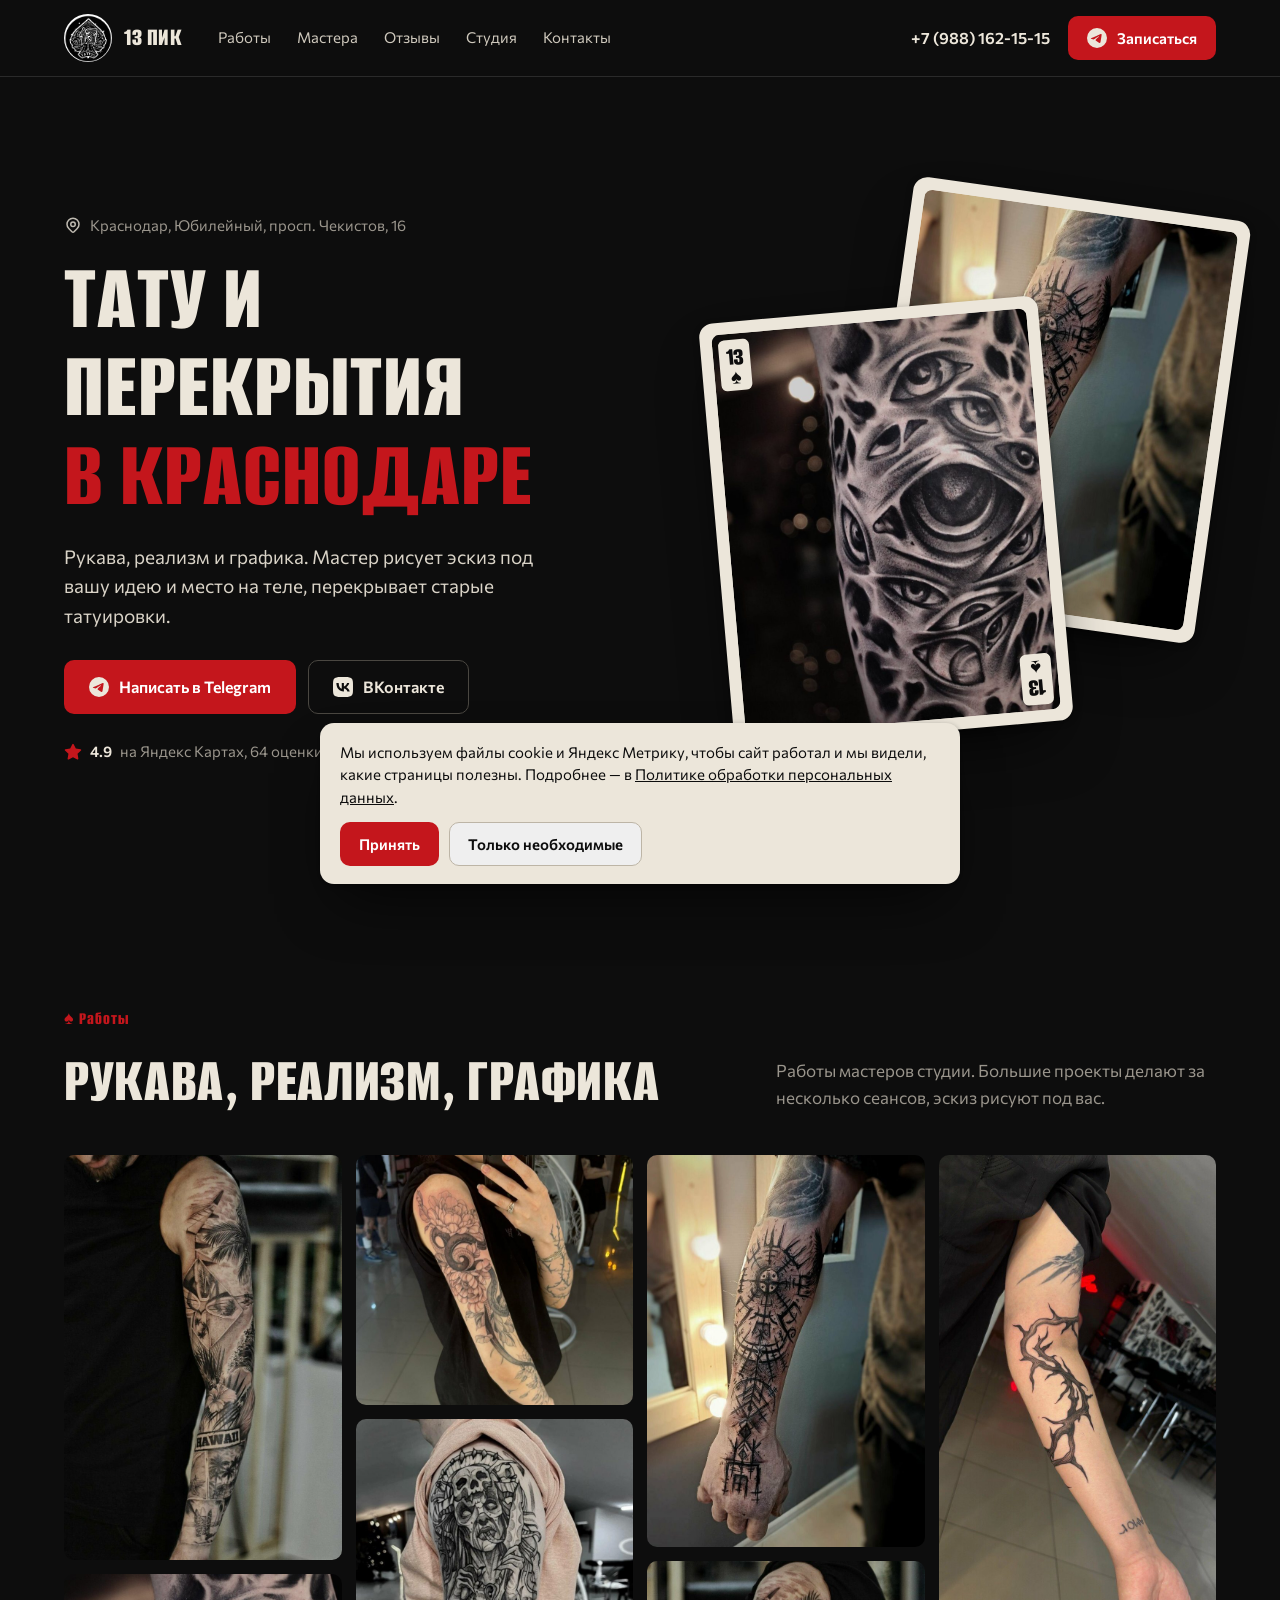
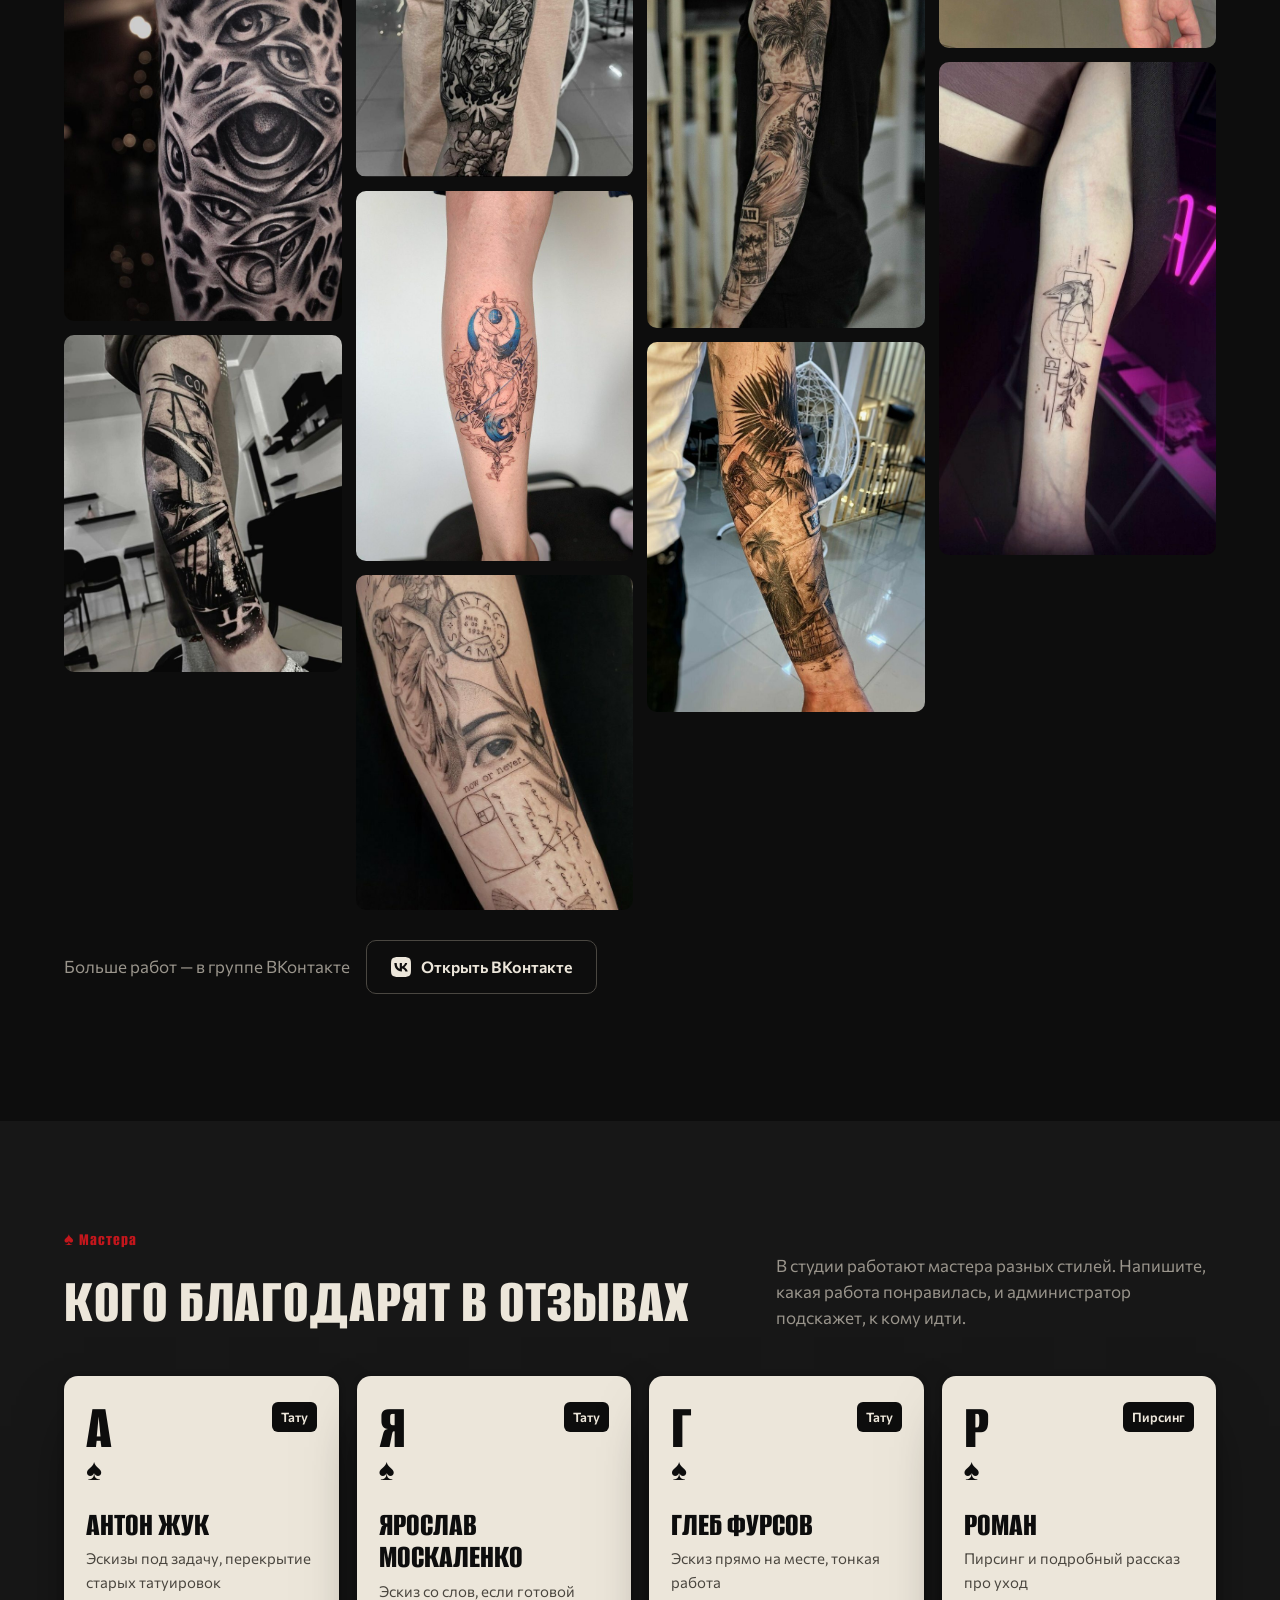
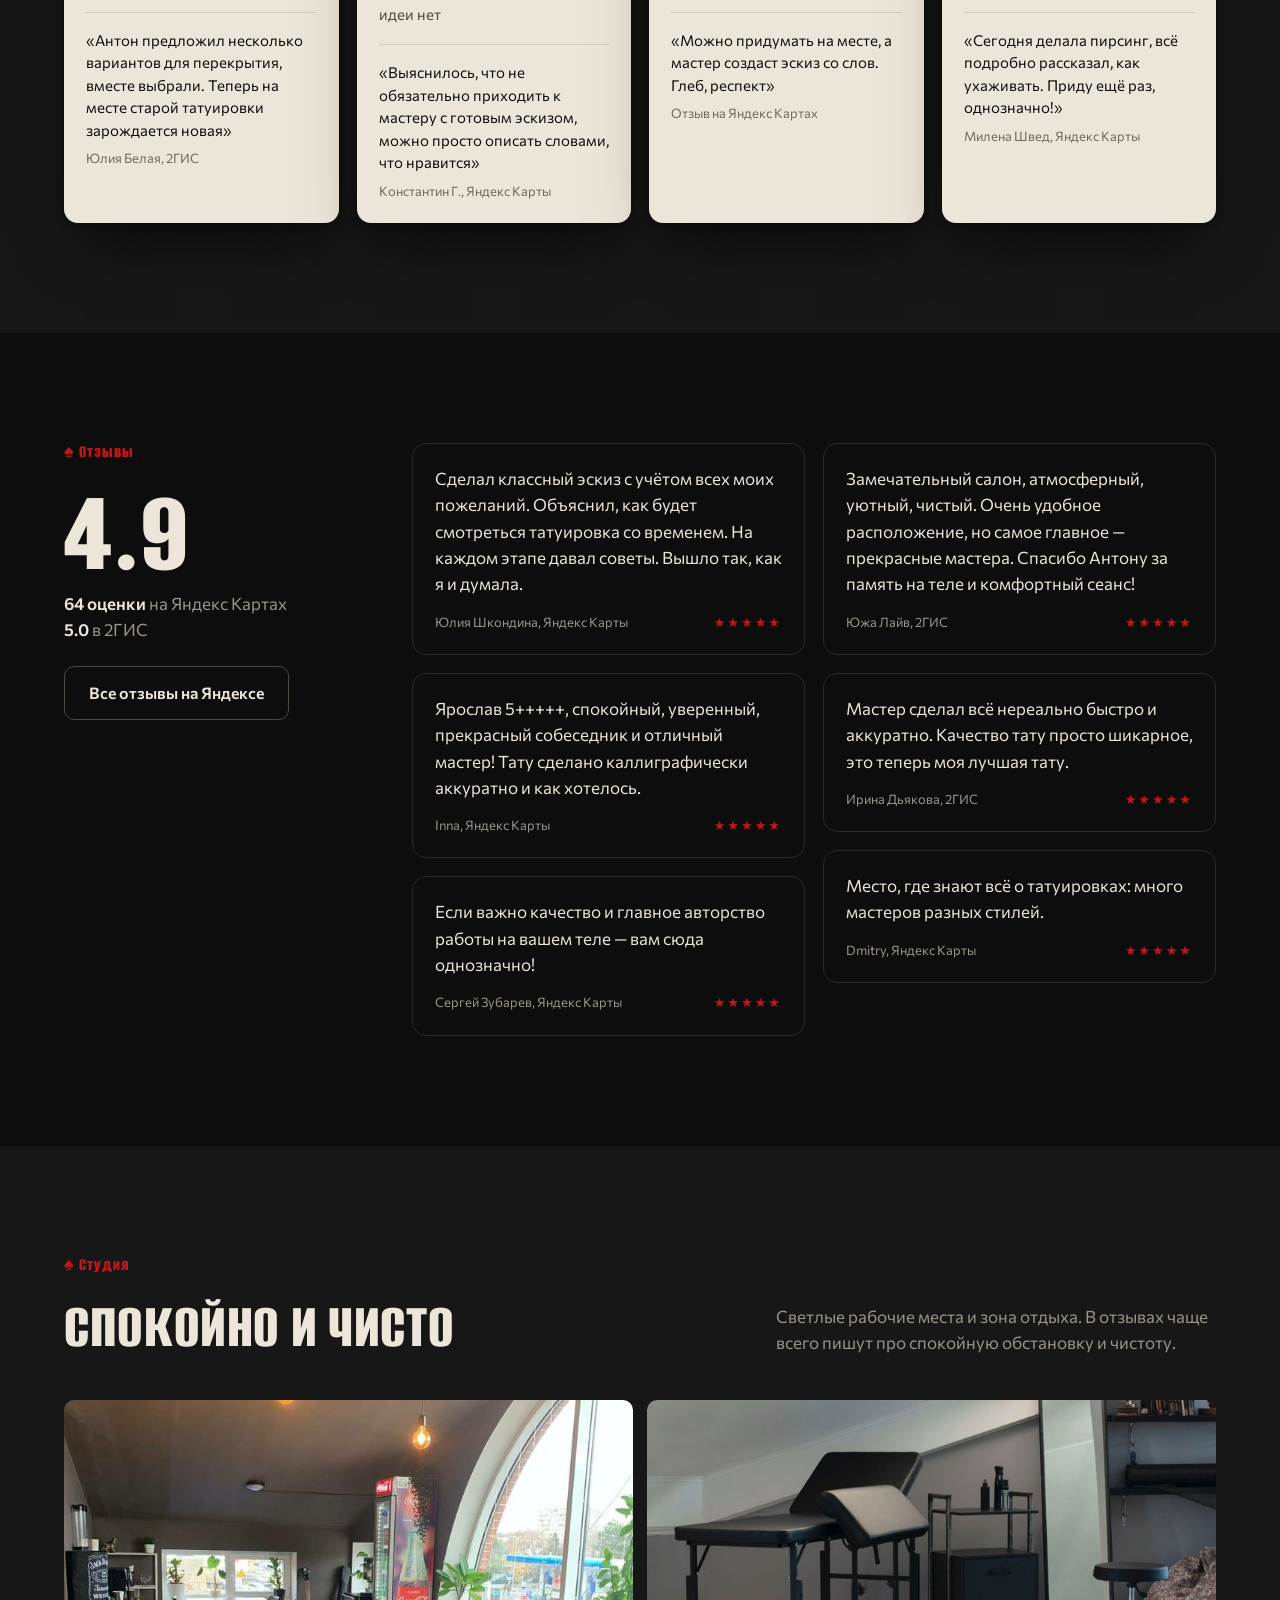
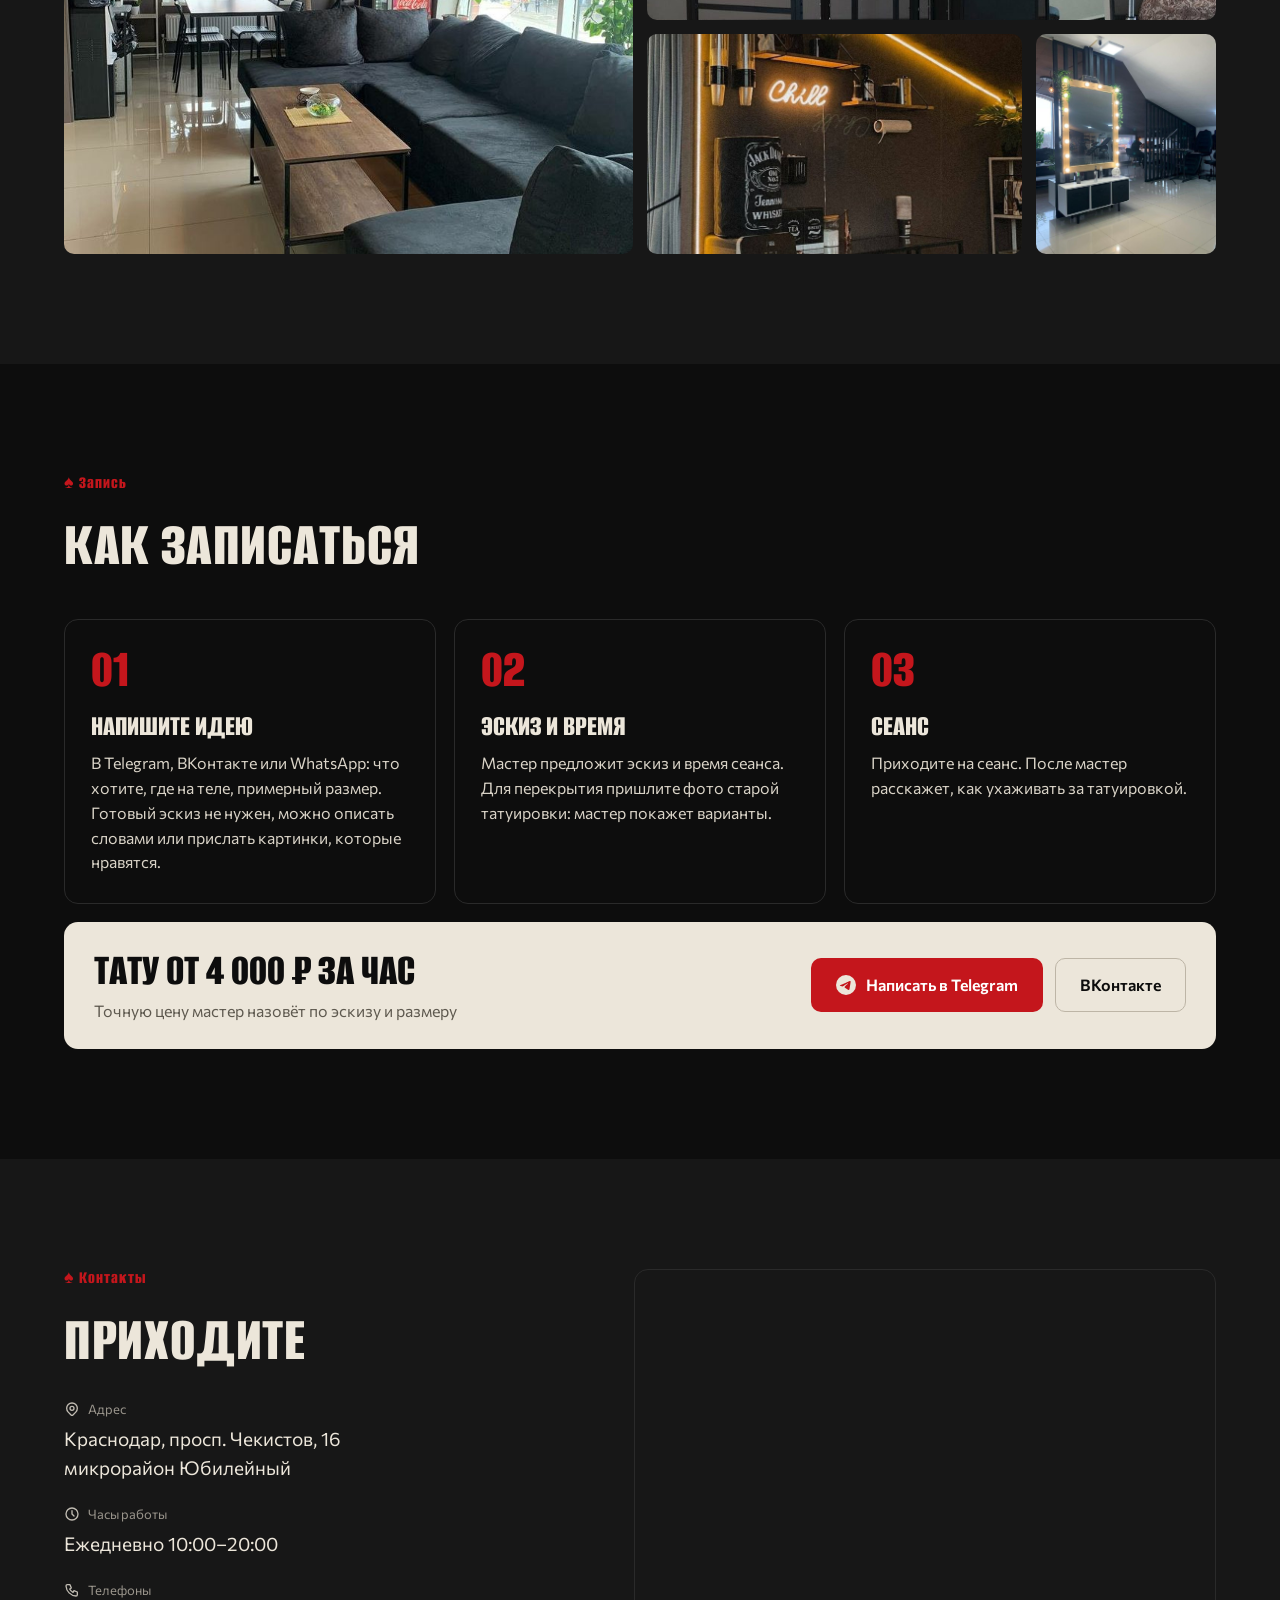
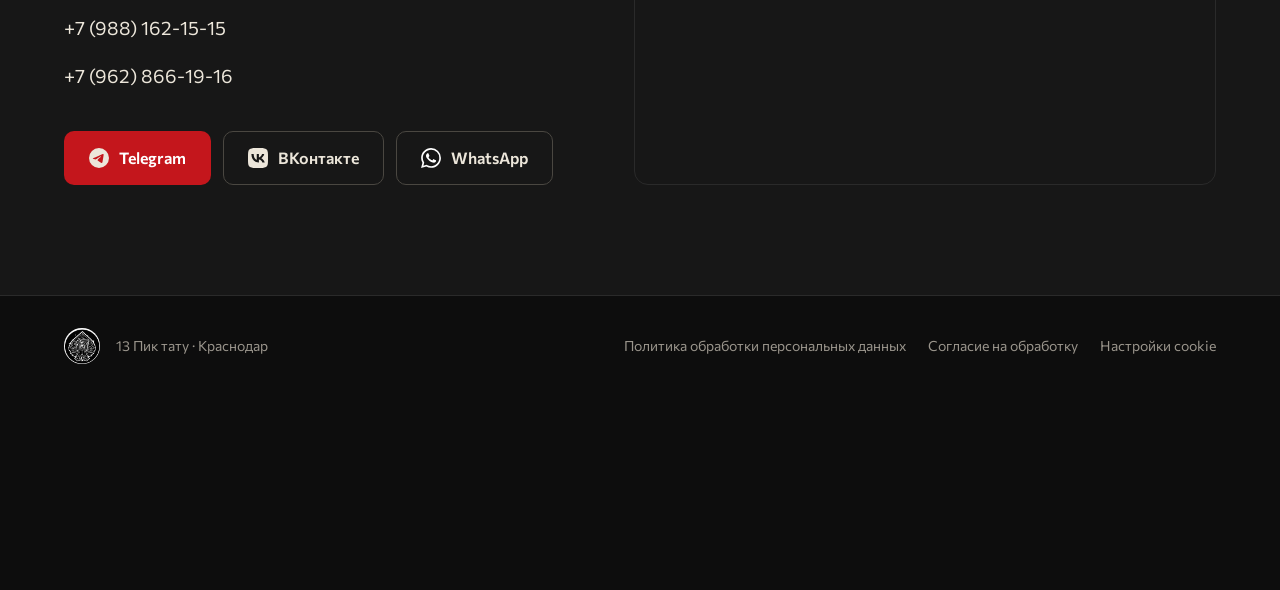
<file: index.html>
<!doctype html>
<html lang="ru">
<head>
<meta charset="utf-8">
<meta name="viewport" content="width=device-width,initial-scale=1">
<meta name="robots" content="noindex,nofollow">
<title>13 Пик тату — тату-салон в Краснодаре, Юбилейный</title>
<meta name="description" content="Тату-салон 13 Пик в Краснодаре: рукава, реализм, графика, перекрытия старых татуировок и пирсинг. 4.9 на Яндекс Картах, 64 отзыва. Запись в Telegram, ВКонтакте и WhatsApp.">
<link rel="icon" href="img/logo.png">
<link rel="stylesheet" href="css/fonts.css">
<link rel="stylesheet" href="css/tokens.css">
<link rel="stylesheet" href="css/base.css">
<link rel="stylesheet" href="css/sections/header.css">
<link rel="stylesheet" href="css/sections/hero.css">
<link rel="stylesheet" href="css/sections/blocks.css">
</head>
<body>
<header class="hdr">
  <div class="wrap">
    <a class="hdr__logo" href="#top"><img src="img/logo.png" alt="Логотип 13 Пик тату" width="48" height="48"><span>13 Пик</span></a>
    <nav aria-label="Разделы"><a href="#works">Работы</a><a href="#masters">Мастера</a><a href="#reviews">Отзывы</a><a href="#studio">Студия</a><a href="#contacts">Контакты</a></nav>
    <div class="hdr__right">
      <a class="hdr__tel" href="tel:+79881621515">+7 (988) 162-15-15</a>
      <a class="btn btn--red" href="https://t.me/+79628661916"><img src="img/icons/telegram.svg" alt=""><span>Записаться</span></a>
    </div>
  </div>
</header>
<section class="hero" id="top">
  <div class="wrap">
    <div>
      <p class="hero__where"><img src="img/icons/map-pin.svg" alt="">Краснодар, Юбилейный, просп. Чекистов, 16</p>
      <h1 class="display">Тату и перекрытия <em>в Краснодаре</em></h1>
      <p class="hero__lead">Рукава, реализм и графика. Мастер рисует эскиз под вашу идею и место на теле, перекрывает старые татуировки.</p>
      <div class="hero__acts">
        <a class="btn btn--red" href="https://t.me/+79628661916"><img src="img/icons/telegram.svg" alt="">Написать в Telegram</a>
        <a class="btn btn--line" href="https://vk.ru/13spadesink"><img src="img/icons/vk.svg" alt="">ВКонтакте</a>
      </div>
      <p class="hero__proof"><img src="img/icons/star.svg" alt=""><b>4.9</b> на Яндекс Картах, 64 оценки · ежедневно 10:00–20:00</p>
    </div>
    <div class="hero__fan" aria-label="Работы мастеров">
      <figure class="card card--back"><img src="img/works/32.jpg" alt="Тату на предплечье: компас и руны, графика"></figure>
      <figure class="card card--front">
        <span class="card__idx card__idx--tl">13<b>♠</b></span>
        <img src="img/works/01.jpg" alt="Татуировка с глазами, чёрно-серый реализм">
        <span class="card__idx card__idx--br">13<b>♠</b></span>
      </figure>
    </div>
  </div>
</section>
<section class="sec" id="works">
  <div class="wrap">
    <div class="sec__head">
      <div><p class="idx">♠ Работы</p><h2 class="display">Рукава, реализм, графика</h2></div>
      <p>Работы мастеров студии. Большие проекты делают за несколько сеансов, эскиз рисуют под вас.</p>
    </div>
    <div class="works">
      <figure><img src="img/works/27.jpg" alt="Тату-рукав: пальмы и Гавайи, чёрно-серый реализм" loading="lazy"></figure>
      <figure><img src="img/works/01.jpg" alt="Татуировка с глазами, чёрно-серый реализм" loading="lazy"></figure>
      <figure><img src="img/works/31.jpg" alt="Тату-рукав с парусником, реализм" loading="lazy"></figure>
      <figure><img src="img/works/29.jpg" alt="Тату на плече с цветами, графика" loading="lazy"></figure>
      <figure><img src="img/works/28.jpg" alt="Тату на плече: женский образ и череп" loading="lazy"></figure>
      <figure><img src="img/works/08.jpg" alt="Цветная тату на голени" loading="lazy"></figure>
      <figure><img src="img/works/10.jpg" alt="Тату на предплечье: глаз и надписи, графика" loading="lazy"></figure>
      <figure><img src="img/works/32.jpg" alt="Тату на предплечье: компас и руны" loading="lazy"></figure>
      <figure><img src="img/works/26.jpg" alt="Тату-рукав с пальмами, вид сбоку" loading="lazy"></figure>
      <figure><img src="img/works/34.jpg" alt="Тату на предплечье с пальмами и пейзажем" loading="lazy"></figure>
      <figure><img src="img/works/30.jpg" alt="Тату на руке: ветвь, графика" loading="lazy"></figure>
      <figure><img src="img/works/33.jpg" alt="Тонкая графичная тату на предплечье" loading="lazy"></figure>
    </div>
    <p class="works__more">Больше работ — в группе ВКонтакте <a class="btn btn--line" href="https://vk.ru/13spadesink"><img src="img/icons/vk.svg" alt="">Открыть ВКонтакте</a></p>
  </div>
</section>
<section class="sec sec--coal" id="masters">
  <div class="wrap">
    <div class="sec__head">
      <div><p class="idx">♠ Мастера</p><h2 class="display">Кого благодарят в отзывах</h2></div>
      <p>В студии работают мастера разных стилей. Напишите, какая работа понравилась, и администратор подскажет, к кому идти.</p>
    </div>
    <div class="masters">
      <article class="mcard"><div class="mcard__face"><span class="mcard__letter">А<b>♠</b></span><span class="mcard__role">Тату</span></div>
        <h3>Антон Жук</h3><p class="mcard__what">Эскизы под задачу, перекрытие старых татуировок</p>
        <blockquote>«Антон предложил несколько вариантов для перекрытия, вместе выбрали. Теперь на месте старой татуировки зарождается новая»<cite>Юлия Белая, 2ГИС</cite></blockquote></article>
      <article class="mcard"><div class="mcard__face"><span class="mcard__letter">Я<b>♠</b></span><span class="mcard__role">Тату</span></div>
        <h3>Ярослав Москаленко</h3><p class="mcard__what">Эскиз со слов, если готовой идеи нет</p>
        <blockquote>«Выяснилось, что не обязательно приходить к мастеру с готовым эскизом, можно просто описать словами, что нравится»<cite>Константин Г., Яндекс Карты</cite></blockquote></article>
      <article class="mcard"><div class="mcard__face"><span class="mcard__letter">Г<b>♠</b></span><span class="mcard__role">Тату</span></div>
        <h3>Глеб Фурсов</h3><p class="mcard__what">Эскиз прямо на месте, тонкая работа</p>
        <blockquote>«Можно придумать на месте, а мастер создаст эскиз со слов. Глеб, респект»<cite>Отзыв на Яндекс Картах</cite></blockquote></article>
      <article class="mcard"><div class="mcard__face"><span class="mcard__letter">Р<b>♠</b></span><span class="mcard__role">Пирсинг</span></div>
        <h3>Роман</h3><p class="mcard__what">Пирсинг и подробный рассказ про уход</p>
        <blockquote>«Сегодня делала пирсинг, всё подробно рассказал, как ухаживать. Приду ещё раз, однозначно!»<cite>Милена Швед, Яндекс Карты</cite></blockquote></article>
    </div>
  </div>
</section>
<section class="sec" id="reviews">
  <div class="wrap rev">
    <div class="rev__score">
      <p class="idx">♠ Отзывы</p>
      <div class="rev__num">4.9</div>
      <p class="rev__src"><b>64 оценки</b> на Яндекс Картах<br><b>5.0</b> в 2ГИС</p>
      <a class="btn btn--line" href="https://yandex.ru/maps/org/13_pik_tatu/119729438530/reviews/">Все отзывы на Яндексе</a>
    </div>
    <div class="rev__list">
      <article class="rcard"><p>Сделал классный эскиз с учётом всех моих пожеланий. Объяснил, как будет смотреться татуировка со временем. На каждом этапе давал советы. Вышло так, как я и думала.</p><footer><span>Юлия Шкондина, Яндекс Карты</span><span class="stars">★★★★★</span></footer></article>
      <article class="rcard"><p>Ярослав 5+++++, спокойный, уверенный, прекрасный собеседник и отличный мастер! Тату сделано каллиграфически аккуратно и как хотелось.</p><footer><span>Inna, Яндекс Карты</span><span class="stars">★★★★★</span></footer></article>
      <article class="rcard"><p>Если важно качество и главное авторство работы на вашем теле — вам сюда однозначно!</p><footer><span>Сергей Зубарев, Яндекс Карты</span><span class="stars">★★★★★</span></footer></article>
      <article class="rcard"><p>Замечательный салон, атмосферный, уютный, чистый. Очень удобное расположение, но самое главное — прекрасные мастера. Спасибо Антону за память на теле и комфортный сеанс!</p><footer><span>Южа Лайв, 2ГИС</span><span class="stars">★★★★★</span></footer></article>
      <article class="rcard"><p>Мастер сделал всё нереально быстро и аккуратно. Качество тату просто шикарное, это теперь моя лучшая тату.</p><footer><span>Ирина Дьякова, 2ГИС</span><span class="stars">★★★★★</span></footer></article>
      <article class="rcard"><p>Место, где знают всё о татуировках: много мастеров разных стилей.</p><footer><span>Dmitry, Яндекс Карты</span><span class="stars">★★★★★</span></footer></article>
    </div>
  </div>
</section>
<section class="sec sec--coal" id="studio">
  <div class="wrap">
    <div class="sec__head">
      <div><p class="idx">♠ Студия</p><h2 class="display">Спокойно и чисто</h2></div>
      <p>Светлые рабочие места и зона отдыха. В отзывах чаще всего пишут про спокойную обстановку и чистоту.</p>
    </div>
    <div class="studio">
      <img class="a" src="img/space/05.jpg" alt="Зона отдыха с диваном и лампами" loading="lazy">
      <img class="b" src="img/space/13.jpg" alt="Рабочее место мастера" loading="lazy">
      <img class="c" src="img/space/36.jpg" alt="Уголок с неоновой надписью Chill" loading="lazy">
      <img class="d" src="img/space/06.jpg" alt="Зеркало с лампами" loading="lazy">
    </div>
  </div>
</section>
<section class="sec" id="book">
  <div class="wrap">
    <div class="sec__head"><div><p class="idx">♠ Запись</p><h2 class="display">Как записаться</h2></div></div>
    <div class="steps">
      <div class="step"><div class="step__n">01</div><h3>Напишите идею</h3><p>В Telegram, ВКонтакте или WhatsApp: что хотите, где на теле, примерный размер. Готовый эскиз не нужен, можно описать словами или прислать картинки, которые нравятся.</p></div>
      <div class="step"><div class="step__n">02</div><h3>Эскиз и время</h3><p>Мастер предложит эскиз и время сеанса. Для перекрытия пришлите фото старой татуировки: мастер покажет варианты.</p></div>
      <div class="step"><div class="step__n">03</div><h3>Сеанс</h3><p>Приходите на сеанс. После мастер расскажет, как ухаживать за татуировкой.</p></div>
    </div>
    <div class="price">
      <div class="price__v">Тату от 4 000 ₽ за час<small>Точную цену мастер назовёт по эскизу и размеру</small></div>
      <div class="hero__acts"><a class="btn btn--red" href="https://t.me/+79628661916"><img src="img/icons/telegram.svg" alt="">Написать в Telegram</a><a class="btn btn--line btn--on-bone" href="https://vk.ru/13spadesink">ВКонтакте</a></div>
    </div>
  </div>
</section>
<section class="sec sec--coal" id="contacts">
  <div class="wrap ct">
    <div>
      <p class="idx">♠ Контакты</p><h2 class="display">Приходите</h2>
      <dl>
        <div><dt><img src="img/icons/map-pin.svg" alt="">Адрес</dt><dd>Краснодар, просп. Чекистов, 16<br>микрорайон Юбилейный</dd></div>
        <div><dt><img src="img/icons/clock.svg" alt="">Часы работы</dt><dd>Ежедневно 10:00–20:00</dd></div>
        <div><dt><img src="img/icons/phone.svg" alt="">Телефоны</dt><dd><a href="tel:+79881621515">+7 (988) 162-15-15</a><br><a href="tel:+79628661916">+7 (962) 866-19-16</a></dd></div>
      </dl>
      <div class="ct__acts">
        <a class="btn btn--red" href="https://t.me/+79628661916"><img src="img/icons/telegram.svg" alt="">Telegram</a>
        <a class="btn btn--line" href="https://vk.ru/13spadesink"><img src="img/icons/vk.svg" alt="">ВКонтакте</a>
        <a class="btn btn--line" href="https://wa.me/79628661916"><img src="img/icons/whatsapp.svg" alt="">WhatsApp</a>
      </div>
    </div>
    <div class="ct__map"><iframe title="13 Пик тату на карте" loading="lazy" src="https://yandex.ru/map-widget/v1/?ll=38.910051%2C45.028941&z=16&oid=119729438530&ol=biz"></iframe></div>
  </div>
</section>
<footer class="ftr"><div class="wrap"><img src="img/logo.png" alt=""><span>13 Пик тату · Краснодар</span><nav class="ftr__docs"><a href="politika.html">Политика обработки персональных данных</a><a href="soglasie.html">Согласие на обработку</a><a href="javascript:cookieSettings()">Настройки cookie</a></nav></div></footer>
<div id="ckb" class="ckb" style="display:none">
  Мы используем файлы cookie и Яндекс Метрику, чтобы сайт работал и мы видели, какие страницы полезны. Подробнее — в <a href="politika.html#cookie">Политике обработки персональных данных</a>.
  <div class="ckb__acts">
    <button id="ckb-yes" class="btn btn--red">Принять</button>
    <button id="ckb-no" class="btn btn--line">Только необходимые</button>
  </div>
</div>
<script>
(function () {
  var K = 'cookie_consent_v1', get = function () { try { return localStorage.getItem(K); } catch (e) { return null; } };
  function loadMetrika() {
  }
  function show(on) { var b = document.getElementById('ckb'); b.style.display = on ? 'block' : 'none'; document.body.style.paddingBottom = on ? (b.offsetHeight + 32) + 'px' : ''; }
  function set(v) { try { localStorage.setItem(K, v + '|' + new Date().toISOString()); } catch (e) {} show(false); if (v === 'all') loadMetrika(); }
  var s = get();
  if (s && s.indexOf('all') === 0) loadMetrika(); else if (!s) show(true);
  document.getElementById('ckb-yes').onclick = function () { set('all'); };
  document.getElementById('ckb-no').onclick = function () { set('necessary'); };
  window.cookieSettings = function () { try { localStorage.removeItem(K); } catch (e) {} location.reload(); }; 
})();
</script>
</body>
</html>
</file>
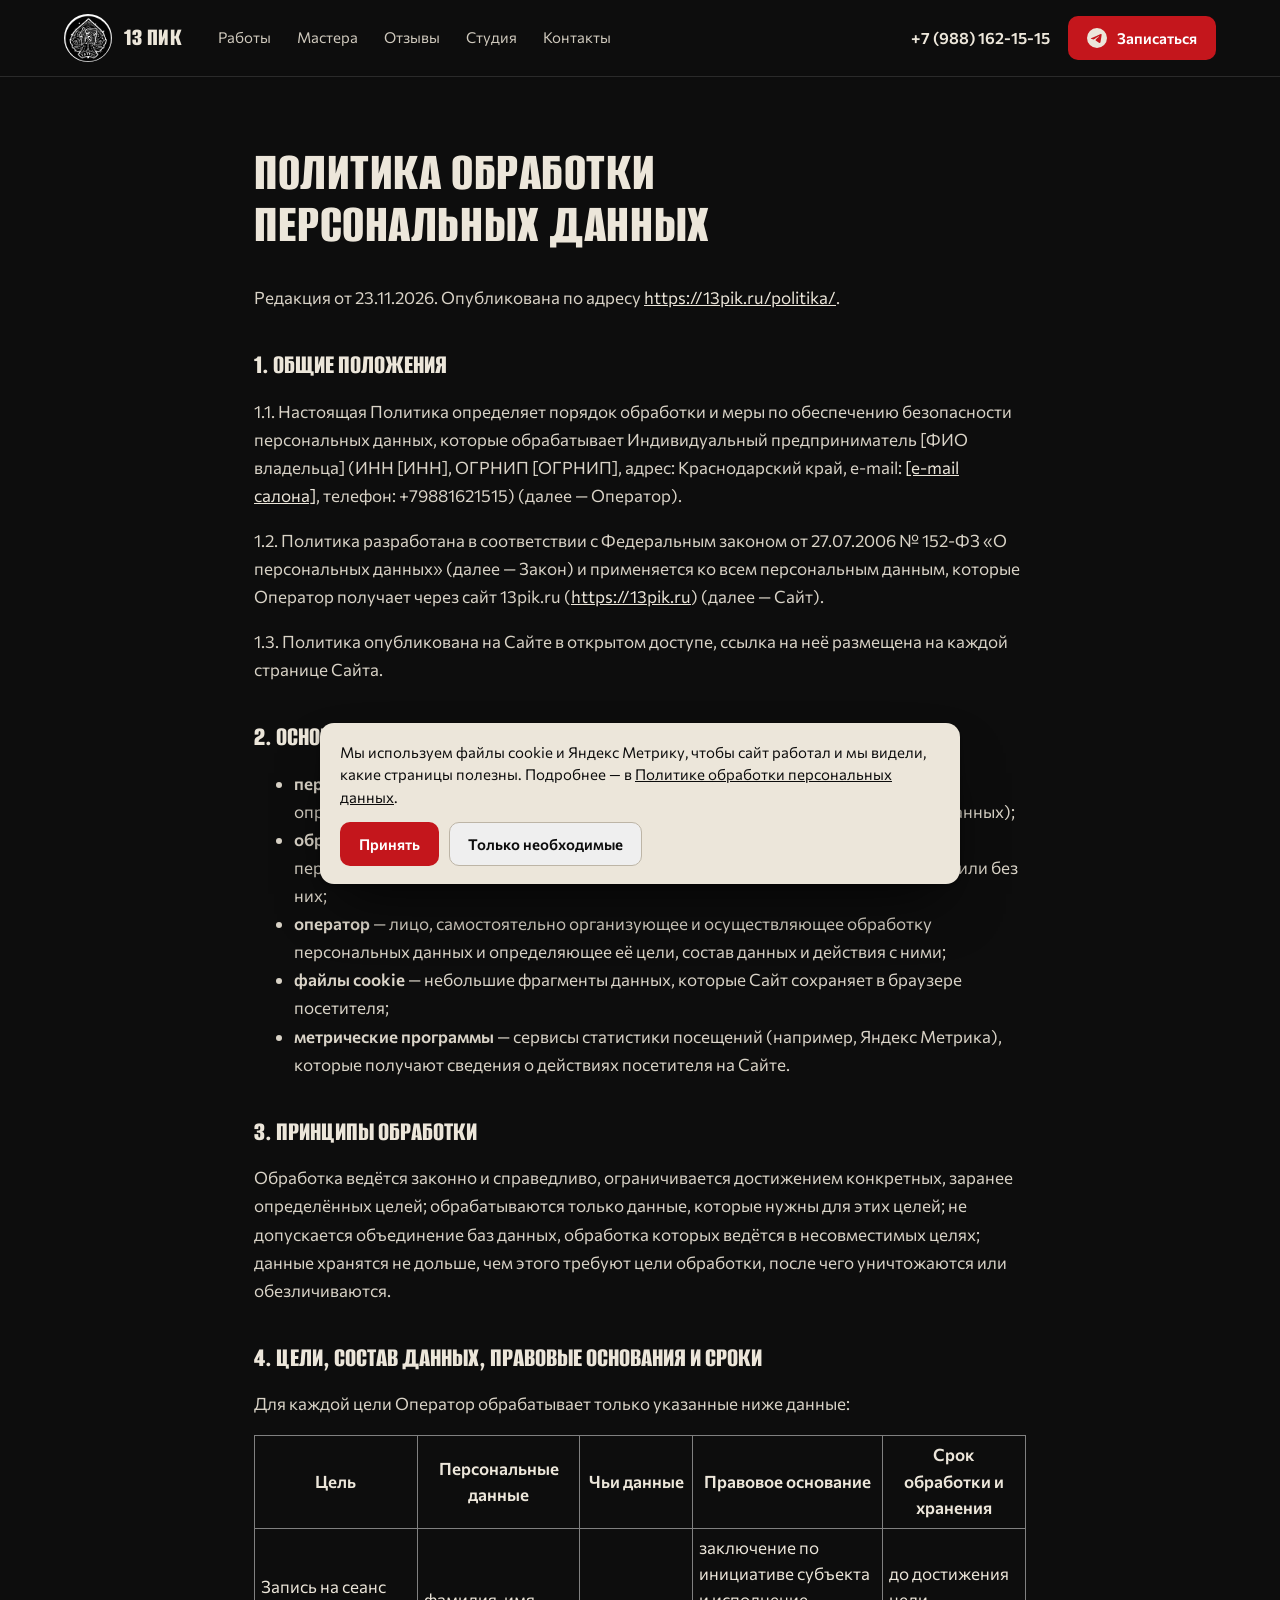
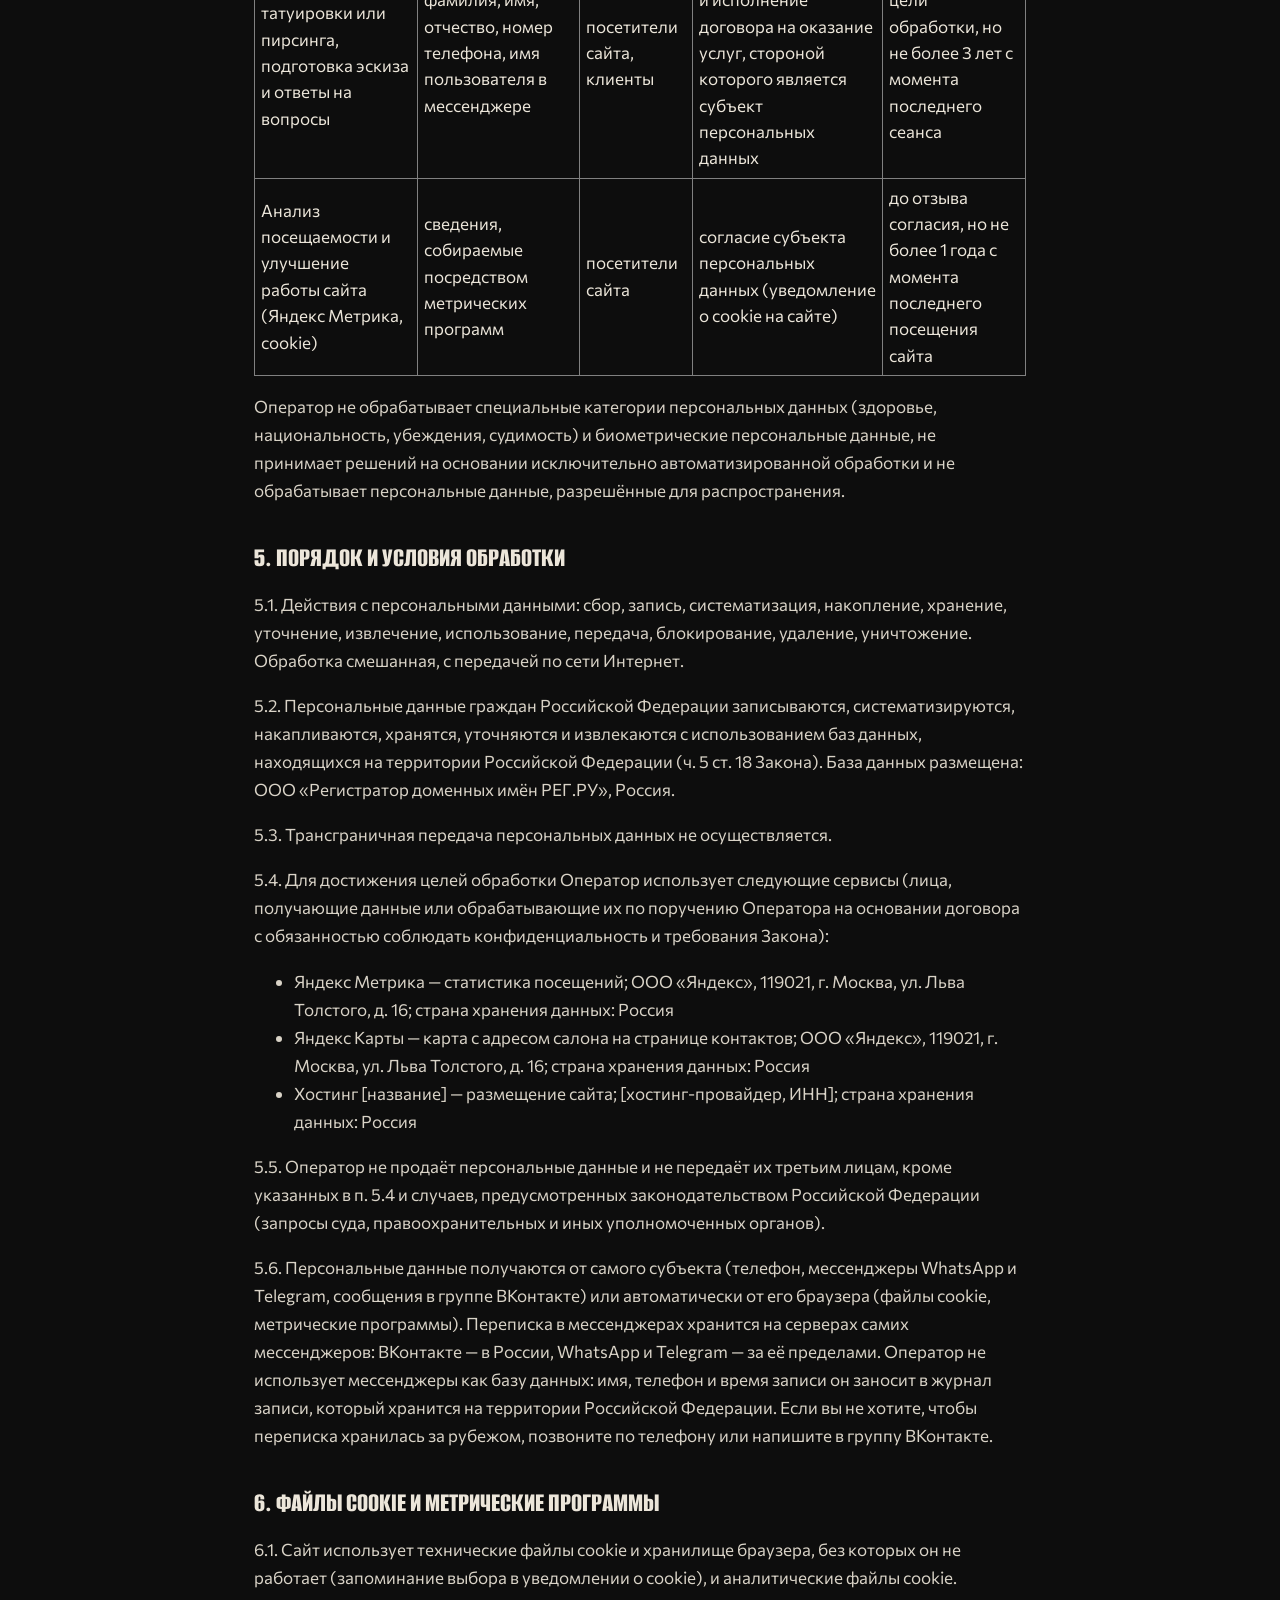
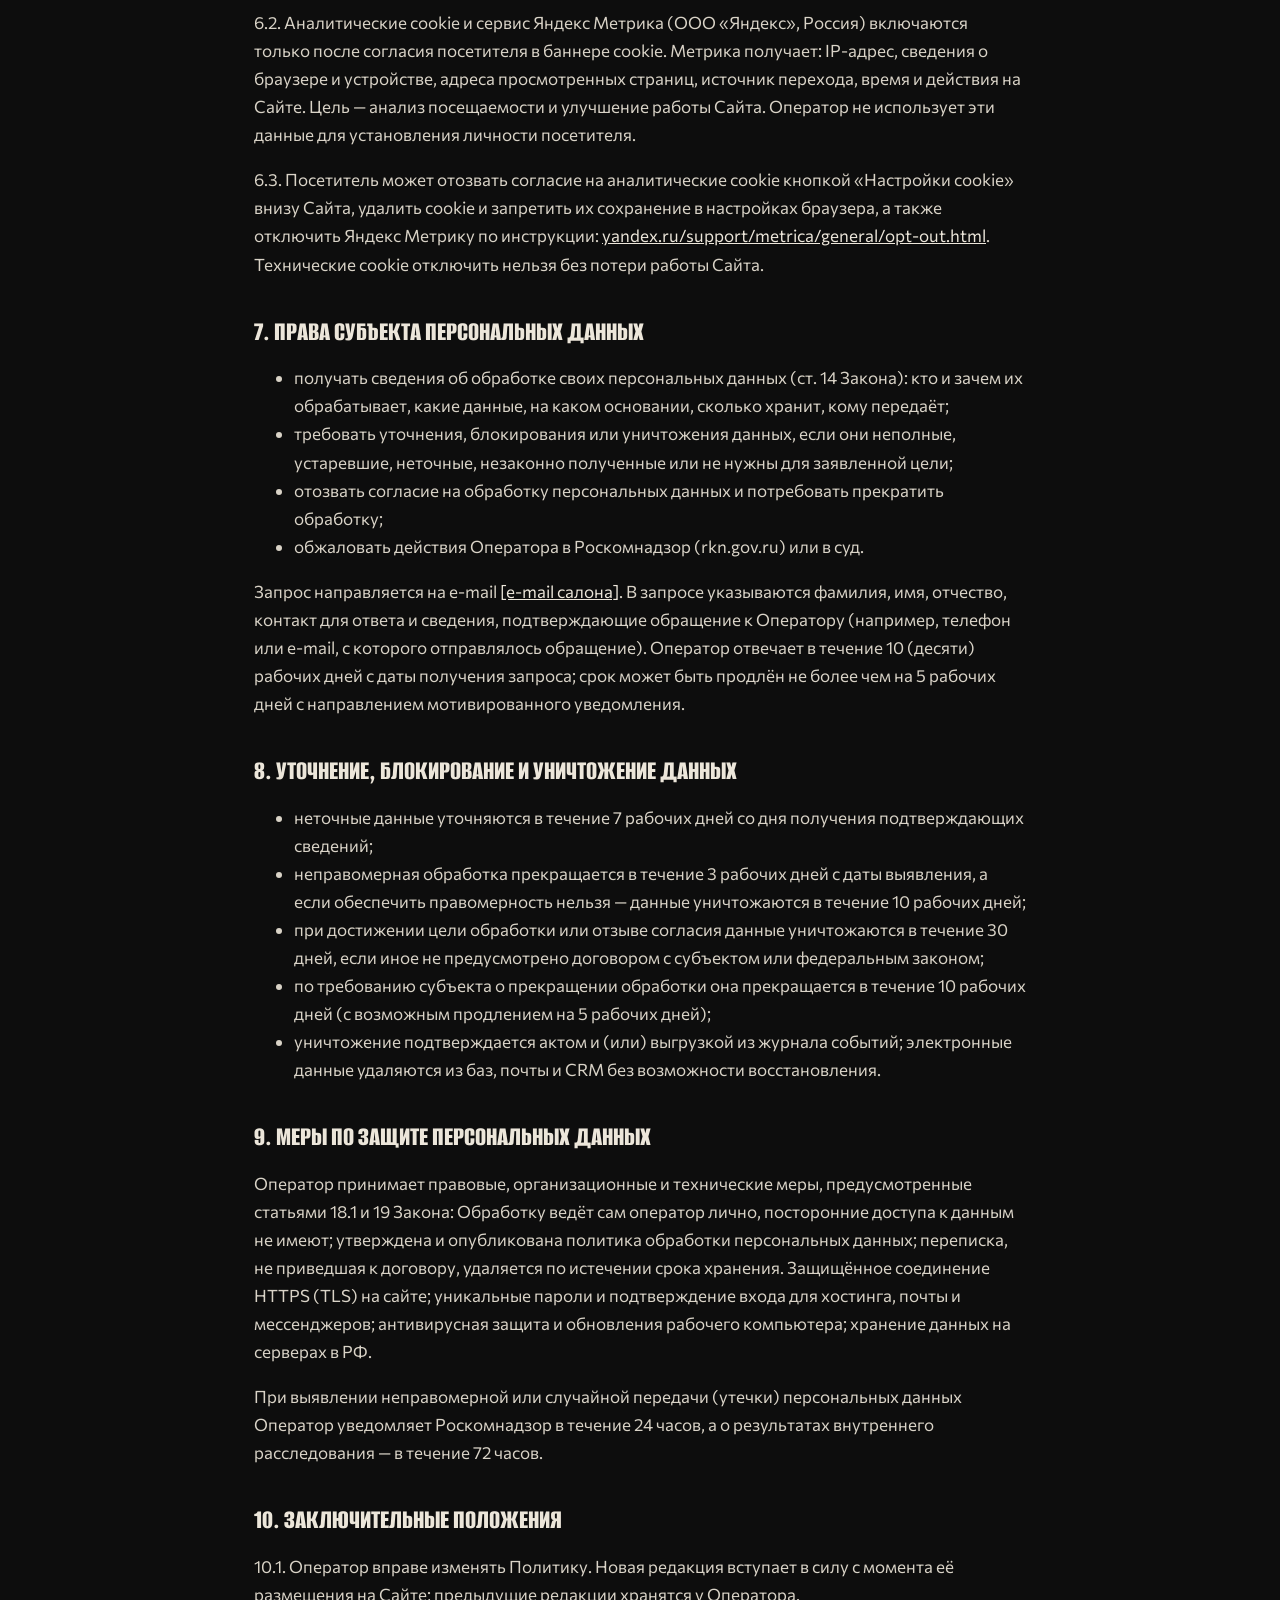
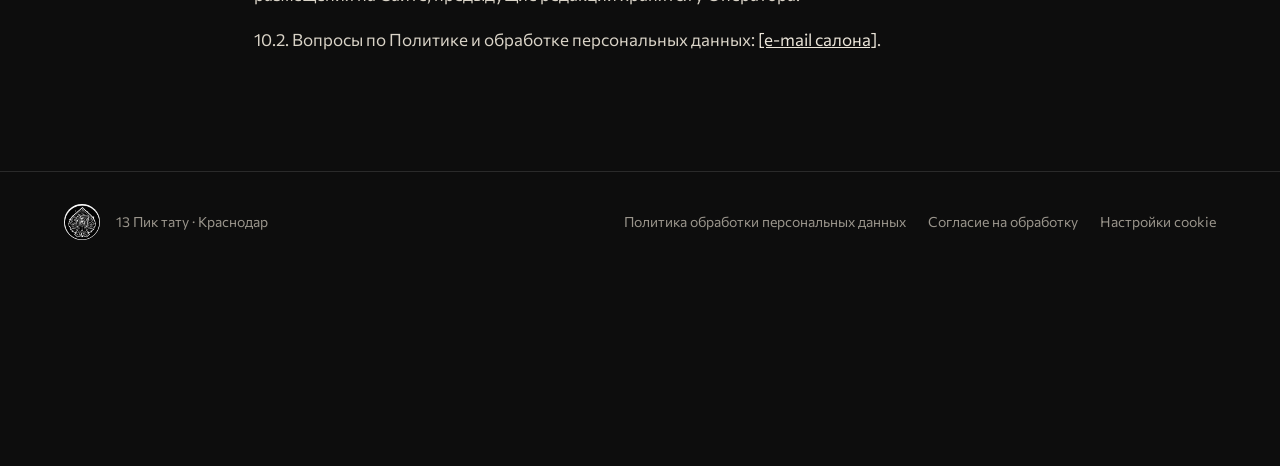
<file: politika.html>
<!doctype html>
<html lang="ru">
<head>
<meta charset="utf-8">
<meta name="viewport" content="width=device-width,initial-scale=1">
<title>Политика обработки персональных данных — 13 Пик тату</title>
<meta name="robots" content="noindex,follow">
<link rel="icon" href="img/logo.png">
<link rel="stylesheet" href="css/fonts.css">
<link rel="stylesheet" href="css/tokens.css">
<link rel="stylesheet" href="css/base.css">
<link rel="stylesheet" href="css/sections/header.css">
<link rel="stylesheet" href="css/sections/hero.css">
<link rel="stylesheet" href="css/sections/blocks.css">
</head>
<body>
<header class="hdr">
  <div class="wrap">
    <a class="hdr__logo" href="index.html#top"><img src="img/logo.png" alt="Логотип 13 Пик тату" width="48" height="48"><span>13 Пик</span></a>
    <nav aria-label="Разделы"><a href="index.html#works">Работы</a><a href="index.html#masters">Мастера</a><a href="index.html#reviews">Отзывы</a><a href="index.html#studio">Студия</a><a href="index.html#contacts">Контакты</a></nav>
    <div class="hdr__right">
      <a class="hdr__tel" href="tel:+79881621515">+7 (988) 162-15-15</a>
      <a class="btn btn--red" href="https://t.me/+79628661916"><img src="img/icons/telegram.svg" alt=""><span>Записаться</span></a>
    </div>
  </div>
</header>
<main class="doc"><div class="wrap"><h1 class="display">Политика обработки персональных данных</h1>
<p>Редакция от 23.11.2026. Опубликована по адресу <a href="https://13pik.ru/politika/">https://13pik.ru/politika/</a>.</p>
<h2>1. Общие положения</h2>
<p>1.1. Настоящая Политика определяет порядок обработки и меры по обеспечению безопасности персональных данных, которые обрабатывает Индивидуальный предприниматель [ФИО владельца] (ИНН [ИНН], ОГРНИП [ОГРНИП], адрес: Краснодарский край, e-mail: <a href="mailto:[e-mail салона]">[e-mail салона]</a>, телефон: +79881621515) (далее — Оператор).</p>
<p>1.2. Политика разработана в соответствии с Федеральным законом от 27.07.2006 № 152-ФЗ «О персональных данных» (далее — Закон) и применяется ко всем персональным данным, которые Оператор получает через сайт 13pik.ru (<a href="https://13pik.ru">https://13pik.ru</a>) (далее — Сайт).</p>
<p>1.3. Политика опубликована на Сайте в открытом доступе, ссылка на неё размещена на каждой странице Сайта.</p>
<h2>2. Основные понятия</h2>
<ul><li><b>персональные данные</b> — любая информация, относящаяся к прямо или косвенно определённому или определяемому физическому лицу (субъекту персональных данных);</li><li><b>обработка персональных данных</b> — любое действие или совокупность действий с персональными данными, совершаемых с использованием средств автоматизации или без них;</li><li><b>оператор</b> — лицо, самостоятельно организующее и осуществляющее обработку персональных данных и определяющее её цели, состав данных и действия с ними;</li><li><b>файлы cookie</b> — небольшие фрагменты данных, которые Сайт сохраняет в браузере посетителя;</li><li><b>метрические программы</b> — сервисы статистики посещений (например, Яндекс Метрика), которые получают сведения о действиях посетителя на Сайте.</li></ul>
<h2>3. Принципы обработки</h2>
<p>Обработка ведётся законно и справедливо, ограничивается достижением конкретных, заранее определённых целей; обрабатываются только данные, которые нужны для этих целей; не допускается объединение баз данных, обработка которых ведётся в несовместимых целях; данные хранятся не дольше, чем этого требуют цели обработки, после чего уничтожаются или обезличиваются.</p>
<h2>4. Цели, состав данных, правовые основания и сроки</h2>
<p>Для каждой цели Оператор обрабатывает только указанные ниже данные:</p>
<table border="1" cellpadding="6" style="border-collapse:collapse;width:100%"><thead><tr><th>Цель</th><th>Персональные данные</th><th>Чьи данные</th><th>Правовое основание</th><th>Срок обработки и хранения</th></tr></thead><tbody><tr><td>Запись на сеанс татуировки или пирсинга, подготовка эскиза и ответы на вопросы</td><td>фамилия, имя, отчество, номер телефона, имя пользователя в мессенджере</td><td>посетители сайта, клиенты</td><td>заключение по инициативе субъекта и исполнение договора на оказание услуг, стороной которого является субъект персональных данных</td><td>до достижения цели обработки, но не более 3 лет с момента последнего сеанса</td></tr><tr><td>Анализ посещаемости и улучшение работы сайта (Яндекс Метрика, cookie)</td><td>сведения, собираемые посредством метрических программ</td><td>посетители сайта</td><td>согласие субъекта персональных данных (уведомление о cookie на сайте)</td><td>до отзыва согласия, но не более 1 года с момента последнего посещения сайта</td></tr></tbody></table>
<p>Оператор не обрабатывает специальные категории персональных данных (здоровье, национальность, убеждения, судимость) и биометрические персональные данные, не принимает решений на основании исключительно автоматизированной обработки и не обрабатывает персональные данные, разрешённые для распространения.</p>
<h2>5. Порядок и условия обработки</h2>
<p>5.1. Действия с персональными данными: сбор, запись, систематизация, накопление, хранение, уточнение, извлечение, использование, передача, блокирование, удаление, уничтожение. Обработка смешанная, с передачей по сети Интернет.</p>
<p>5.2. Персональные данные граждан Российской Федерации записываются, систематизируются, накапливаются, хранятся, уточняются и извлекаются с использованием баз данных, находящихся на территории Российской Федерации (ч. 5 ст. 18 Закона). База данных размещена: ООО «Регистратор доменных имён РЕГ.РУ», Россия.</p>
<p>5.3. Трансграничная передача персональных данных не осуществляется.</p>
<p>5.4. Для достижения целей обработки Оператор использует следующие сервисы (лица, получающие данные или обрабатывающие их по поручению Оператора на основании договора с обязанностью соблюдать конфиденциальность и требования Закона):</p>
<ul><li>Яндекс Метрика — статистика посещений; ООО «Яндекс», 119021, г. Москва, ул. Льва Толстого, д. 16; страна хранения данных: Россия</li><li>Яндекс Карты — карта с адресом салона на странице контактов; ООО «Яндекс», 119021, г. Москва, ул. Льва Толстого, д. 16; страна хранения данных: Россия</li><li>Хостинг [название] — размещение сайта; [хостинг-провайдер, ИНН]; страна хранения данных: Россия</li></ul>
<p>5.5. Оператор не продаёт персональные данные и не передаёт их третьим лицам, кроме указанных в п. 5.4 и случаев, предусмотренных законодательством Российской Федерации (запросы суда, правоохранительных и иных уполномоченных органов).</p>
<p>5.6. Персональные данные получаются от самого субъекта (телефон, мессенджеры WhatsApp и Telegram, сообщения в группе ВКонтакте) или автоматически от его браузера (файлы cookie, метрические программы). Переписка в мессенджерах хранится на серверах самих мессенджеров: ВКонтакте — в России, WhatsApp и Telegram — за её пределами. Оператор не использует мессенджеры как базу данных: имя, телефон и время записи он заносит в журнал записи, который хранится на территории Российской Федерации. Если вы не хотите, чтобы переписка хранилась за рубежом, позвоните по телефону или напишите в группу ВКонтакте.</p>
<h2 id="cookie">6. Файлы cookie и метрические программы</h2>
<p>6.1. Сайт использует технические файлы cookie и хранилище браузера, без которых он не работает (запоминание выбора в уведомлении о cookie), и аналитические файлы cookie.</p>
<p>6.2. Аналитические cookie и сервис Яндекс Метрика (ООО «Яндекс», Россия) включаются только после согласия посетителя в баннере cookie. Метрика получает: IP-адрес, сведения о браузере и устройстве, адреса просмотренных страниц, источник перехода, время и действия на Сайте. Цель — анализ посещаемости и улучшение работы Сайта. Оператор не использует эти данные для установления личности посетителя.</p>
<p>6.3. Посетитель может отозвать согласие на аналитические cookie кнопкой «Настройки cookie» внизу Сайта, удалить cookie и запретить их сохранение в настройках браузера, а также отключить Яндекс Метрику по инструкции: <a href="https://yandex.ru/support/metrica/general/opt-out.html">yandex.ru/support/metrica/general/opt-out.html</a>. Технические cookie отключить нельзя без потери работы Сайта.</p>
<h2>7. Права субъекта персональных данных</h2>
<ul><li>получать сведения об обработке своих персональных данных (ст. 14 Закона): кто и зачем их обрабатывает, какие данные, на каком основании, сколько хранит, кому передаёт;</li><li>требовать уточнения, блокирования или уничтожения данных, если они неполные, устаревшие, неточные, незаконно полученные или не нужны для заявленной цели;</li><li>отозвать согласие на обработку персональных данных и потребовать прекратить обработку;</li><li>обжаловать действия Оператора в Роскомнадзор (rkn.gov.ru) или в суд.</li></ul>
<p>Запрос направляется на e-mail <a href="mailto:[e-mail салона]">[e-mail салона]</a>. В запросе указываются фамилия, имя, отчество, контакт для ответа и сведения, подтверждающие обращение к Оператору (например, телефон или e-mail, с которого отправлялось обращение). Оператор отвечает в течение 10 (десяти) рабочих дней с даты получения запроса; срок может быть продлён не более чем на 5 рабочих дней с направлением мотивированного уведомления.</p>
<h2>8. Уточнение, блокирование и уничтожение данных</h2>
<ul><li>неточные данные уточняются в течение 7 рабочих дней со дня получения подтверждающих сведений;</li><li>неправомерная обработка прекращается в течение 3 рабочих дней с даты выявления, а если обеспечить правомерность нельзя — данные уничтожаются в течение 10 рабочих дней;</li><li>при достижении цели обработки или отзыве согласия данные уничтожаются в течение 30 дней, если иное не предусмотрено договором с субъектом или федеральным законом;</li><li>по требованию субъекта о прекращении обработки она прекращается в течение 10 рабочих дней (с возможным продлением на 5 рабочих дней);</li><li>уничтожение подтверждается актом и (или) выгрузкой из журнала событий; электронные данные удаляются из баз, почты и CRM без возможности восстановления.</li></ul>
<h2>9. Меры по защите персональных данных</h2>
<p>Оператор принимает правовые, организационные и технические меры, предусмотренные статьями 18.1 и 19 Закона: Обработку ведёт сам оператор лично, посторонние доступа к данным не имеют; утверждена и опубликована политика обработки персональных данных; переписка, не приведшая к договору, удаляется по истечении срока хранения. Защищённое соединение HTTPS (TLS) на сайте; уникальные пароли и подтверждение входа для хостинга, почты и мессенджеров; антивирусная защита и обновления рабочего компьютера; хранение данных на серверах в РФ.</p>
<p>При выявлении неправомерной или случайной передачи (утечки) персональных данных Оператор уведомляет Роскомнадзор в течение 24 часов, а о результатах внутреннего расследования — в течение 72 часов.</p>
<h2>10. Заключительные положения</h2>
<p>10.1. Оператор вправе изменять Политику. Новая редакция вступает в силу с момента её размещения на Сайте; предыдущие редакции хранятся у Оператора.</p>
<p>10.2. Вопросы по Политике и обработке персональных данных: <a href="mailto:[e-mail салона]">[e-mail салона]</a>.</p>
</div></main>
<footer class="ftr"><div class="wrap"><img src="img/logo.png" alt=""><span>13 Пик тату · Краснодар</span><nav class="ftr__docs"><a href="politika.html">Политика обработки персональных данных</a><a href="soglasie.html">Согласие на обработку</a><a href="javascript:cookieSettings()">Настройки cookie</a></nav></div></footer>
<div id="ckb" class="ckb" style="display:none">
  Мы используем файлы cookie и Яндекс Метрику, чтобы сайт работал и мы видели, какие страницы полезны. Подробнее — в <a href="politika.html#cookie">Политике обработки персональных данных</a>.
  <div class="ckb__acts">
    <button id="ckb-yes" class="btn btn--red">Принять</button>
    <button id="ckb-no" class="btn btn--line">Только необходимые</button>
  </div>
</div>
<script>
(function () {
  var K = 'cookie_consent_v1', get = function () { try { return localStorage.getItem(K); } catch (e) { return null; } };
  function loadMetrika() {
  }
  function show(on) { var b = document.getElementById('ckb'); b.style.display = on ? 'block' : 'none'; document.body.style.paddingBottom = on ? (b.offsetHeight + 32) + 'px' : ''; }
  function set(v) { try { localStorage.setItem(K, v + '|' + new Date().toISOString()); } catch (e) {} show(false); if (v === 'all') loadMetrika(); }
  var s = get();
  if (s && s.indexOf('all') === 0) loadMetrika(); else if (!s) show(true);
  document.getElementById('ckb-yes').onclick = function () { set('all'); };
  document.getElementById('ckb-no').onclick = function () { set('necessary'); };
  window.cookieSettings = function () { try { localStorage.removeItem(K); } catch (e) {} location.reload(); }; 
})();
</script>
</body>
</html>
</file>
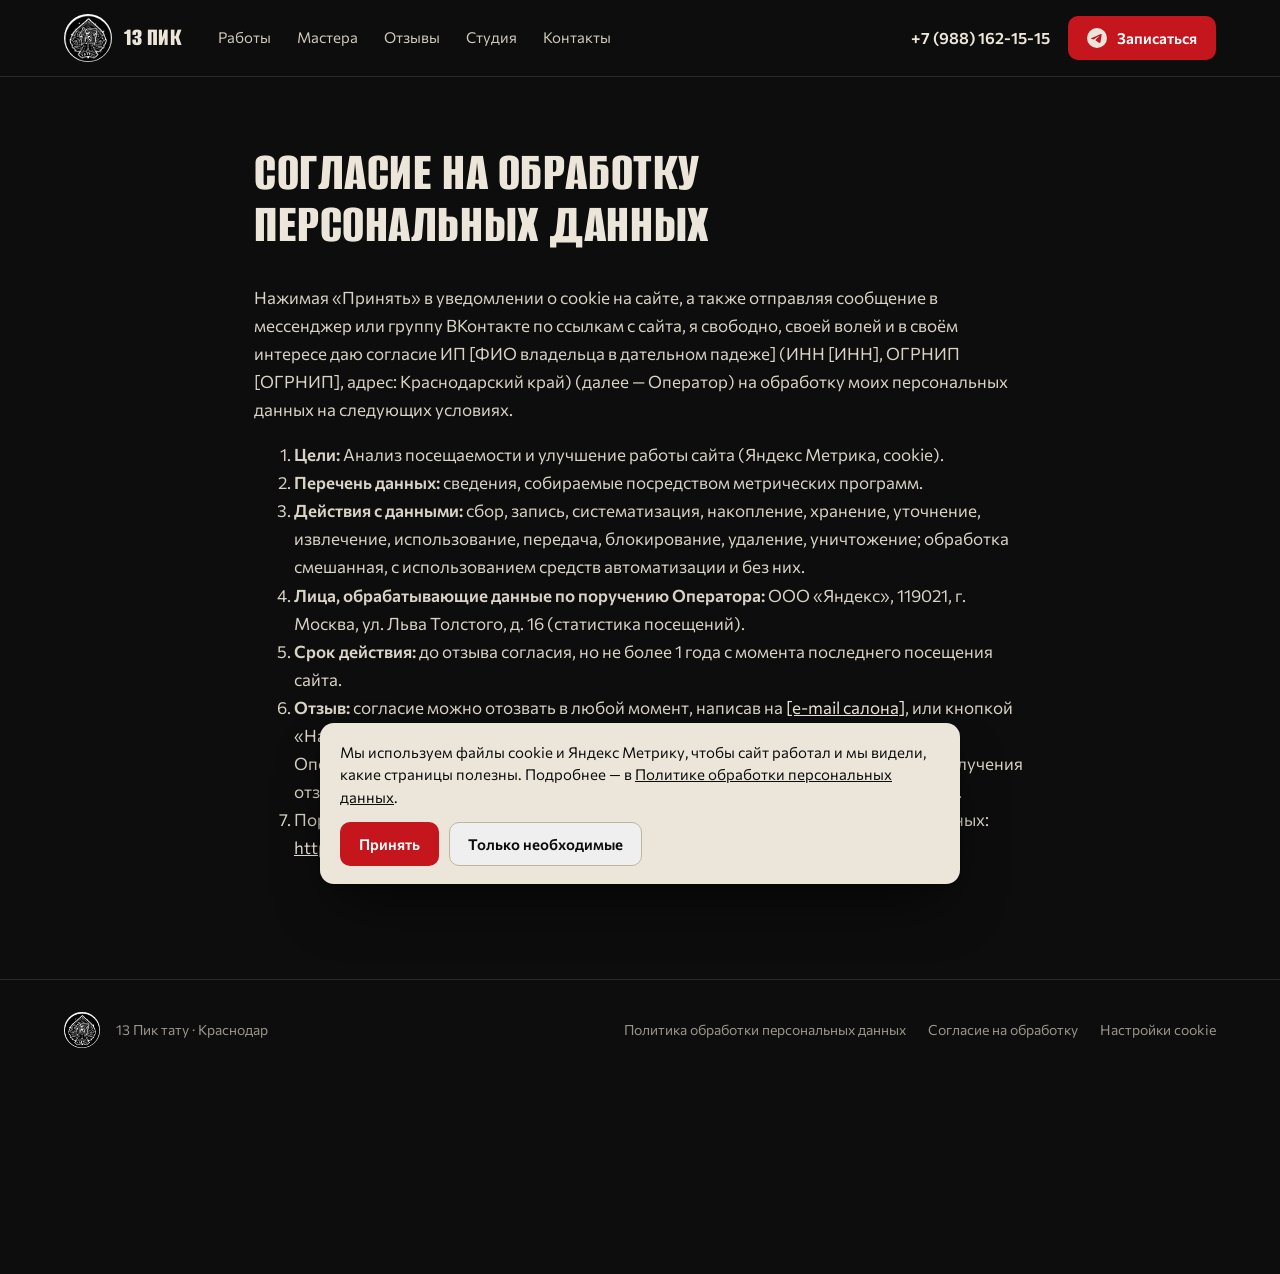
<file: soglasie.html>
<!doctype html>
<html lang="ru">
<head>
<meta charset="utf-8">
<meta name="viewport" content="width=device-width,initial-scale=1">
<title>Согласие на обработку персональных данных — 13 Пик тату</title>
<meta name="robots" content="noindex,follow">
<link rel="icon" href="img/logo.png">
<link rel="stylesheet" href="css/fonts.css">
<link rel="stylesheet" href="css/tokens.css">
<link rel="stylesheet" href="css/base.css">
<link rel="stylesheet" href="css/sections/header.css">
<link rel="stylesheet" href="css/sections/hero.css">
<link rel="stylesheet" href="css/sections/blocks.css">
</head>
<body>
<header class="hdr">
  <div class="wrap">
    <a class="hdr__logo" href="index.html#top"><img src="img/logo.png" alt="Логотип 13 Пик тату" width="48" height="48"><span>13 Пик</span></a>
    <nav aria-label="Разделы"><a href="index.html#works">Работы</a><a href="index.html#masters">Мастера</a><a href="index.html#reviews">Отзывы</a><a href="index.html#studio">Студия</a><a href="index.html#contacts">Контакты</a></nav>
    <div class="hdr__right">
      <a class="hdr__tel" href="tel:+79881621515">+7 (988) 162-15-15</a>
      <a class="btn btn--red" href="https://t.me/+79628661916"><img src="img/icons/telegram.svg" alt=""><span>Записаться</span></a>
    </div>
  </div>
</header>
<main class="doc"><div class="wrap"><h1 class="display">Согласие на обработку персональных данных</h1>
<p>Нажимая «Принять» в уведомлении о cookie на сайте, а также отправляя сообщение в мессенджер или группу ВКонтакте по ссылкам с сайта, я свободно, своей волей и в своём интересе даю согласие ИП [ФИО владельца в дательном падеже] (ИНН [ИНН], ОГРНИП [ОГРНИП], адрес: Краснодарский край) (далее — Оператор) на обработку моих персональных данных на следующих условиях.</p>
<ol>
<li><b>Цели:</b> Анализ посещаемости и улучшение работы сайта (Яндекс Метрика, cookie).</li>
<li><b>Перечень данных:</b> сведения, собираемые посредством метрических программ.</li>
<li><b>Действия с данными:</b> сбор, запись, систематизация, накопление, хранение, уточнение, извлечение, использование, передача, блокирование, удаление, уничтожение; обработка смешанная, с использованием средств автоматизации и без них.</li>
<li><b>Лица, обрабатывающие данные по поручению Оператора:</b> ООО «Яндекс», 119021, г. Москва, ул. Льва Толстого, д. 16 (статистика посещений).</li>
<li><b>Срок действия:</b> до отзыва согласия, но не более 1 года с момента последнего посещения сайта.</li>
<li><b>Отзыв:</b> согласие можно отозвать в любой момент, написав на <a href="mailto:[e-mail салона]">[e-mail салона]</a>, или кнопкой «Настройки cookie» внизу любой страницы сайта, выбрав «Только необходимые». Оператор прекращает обработку и уничтожает данные в течение 30 дней с даты получения отзыва, кроме случаев, когда закон разрешает продолжить обработку без согласия.</li>
<li>Порядок обработки описан в Политике в отношении обработки персональных данных: <a href="https://13pik.ru/politika/">https://13pik.ru/politika/</a>.</li>
</ol>
</div></main>
<footer class="ftr"><div class="wrap"><img src="img/logo.png" alt=""><span>13 Пик тату · Краснодар</span><nav class="ftr__docs"><a href="politika.html">Политика обработки персональных данных</a><a href="soglasie.html">Согласие на обработку</a><a href="javascript:cookieSettings()">Настройки cookie</a></nav></div></footer>
<div id="ckb" class="ckb" style="display:none">
  Мы используем файлы cookie и Яндекс Метрику, чтобы сайт работал и мы видели, какие страницы полезны. Подробнее — в <a href="politika.html#cookie">Политике обработки персональных данных</a>.
  <div class="ckb__acts">
    <button id="ckb-yes" class="btn btn--red">Принять</button>
    <button id="ckb-no" class="btn btn--line">Только необходимые</button>
  </div>
</div>
<script>
(function () {
  var K = 'cookie_consent_v1', get = function () { try { return localStorage.getItem(K); } catch (e) { return null; } };
  function loadMetrika() {
  }
  function show(on) { var b = document.getElementById('ckb'); b.style.display = on ? 'block' : 'none'; document.body.style.paddingBottom = on ? (b.offsetHeight + 32) + 'px' : ''; }
  function set(v) { try { localStorage.setItem(K, v + '|' + new Date().toISOString()); } catch (e) {} show(false); if (v === 'all') loadMetrika(); }
  var s = get();
  if (s && s.indexOf('all') === 0) loadMetrika(); else if (!s) show(true);
  document.getElementById('ckb-yes').onclick = function () { set('all'); };
  document.getElementById('ckb-no').onclick = function () { set('necessary'); };
  window.cookieSettings = function () { try { localStorage.removeItem(K); } catch (e) {} location.reload(); }; 
})();
</script>
</body>
</html>
</file>
<file: css/fonts.css>
@font-face{font-family:"Alumni Sans";font-style:normal;font-weight:600;font-display:swap;src:url(../fonts/alumni-600-cyr.woff2) format("woff2");unicode-range:U+0301, U+0400-045F, U+0490-0491, U+04B0-04B1, U+2116}
@font-face{font-family:"Alumni Sans";font-style:normal;font-weight:600;font-display:swap;src:url(../fonts/alumni-600-latx.woff2) format("woff2");unicode-range:U+0100-02BA, U+02BD-02C5, U+02C7-02CC, U+02CE-02D7, U+02DD-02FF, U+0304, U+0308, U+0329, U+1D00-1DBF, U+1E00-1E9F, U+1EF2-1EFF, U+2020, U+20A0-20AB, U+20AD-20C4, U+2113, U+2C60-2C7F, U+A720-A7FF}
@font-face{font-family:"Alumni Sans";font-style:normal;font-weight:600;font-display:swap;src:url(../fonts/alumni-600-lat.woff2) format("woff2");unicode-range:U+0000-00FF, U+0131, U+0152-0153, U+02BB-02BC, U+02C6, U+02DA, U+02DC, U+0304, U+0308, U+0329, U+2000-206F, U+20AC, U+2122, U+2191, U+2193, U+2212, U+2215, U+FEFF, U+FFFD}
@font-face{font-family:"Alumni Sans";font-style:normal;font-weight:800;font-display:swap;src:url(../fonts/alumni-800-cyr.woff2) format("woff2");unicode-range:U+0301, U+0400-045F, U+0490-0491, U+04B0-04B1, U+2116}
@font-face{font-family:"Alumni Sans";font-style:normal;font-weight:800;font-display:swap;src:url(../fonts/alumni-800-latx.woff2) format("woff2");unicode-range:U+0100-02BA, U+02BD-02C5, U+02C7-02CC, U+02CE-02D7, U+02DD-02FF, U+0304, U+0308, U+0329, U+1D00-1DBF, U+1E00-1E9F, U+1EF2-1EFF, U+2020, U+20A0-20AB, U+20AD-20C4, U+2113, U+2C60-2C7F, U+A720-A7FF}
@font-face{font-family:"Alumni Sans";font-style:normal;font-weight:800;font-display:swap;src:url(../fonts/alumni-800-lat.woff2) format("woff2");unicode-range:U+0000-00FF, U+0131, U+0152-0153, U+02BB-02BC, U+02C6, U+02DA, U+02DC, U+0304, U+0308, U+0329, U+2000-206F, U+20AC, U+2122, U+2191, U+2193, U+2212, U+2215, U+FEFF, U+FFFD}
@font-face{font-family:"Commissioner";font-style:normal;font-weight:400;font-display:swap;src:url(../fonts/comm-400-cyr.woff2) format("woff2");unicode-range:U+0301, U+0400-045F, U+0490-0491, U+04B0-04B1, U+2116}
@font-face{font-family:"Commissioner";font-style:normal;font-weight:400;font-display:swap;src:url(../fonts/comm-400-latx.woff2) format("woff2");unicode-range:U+0100-02BA, U+02BD-02C5, U+02C7-02CC, U+02CE-02D7, U+02DD-02FF, U+0304, U+0308, U+0329, U+1D00-1DBF, U+1E00-1E9F, U+1EF2-1EFF, U+2020, U+20A0-20AB, U+20AD-20C4, U+2113, U+2C60-2C7F, U+A720-A7FF}
@font-face{font-family:"Commissioner";font-style:normal;font-weight:400;font-display:swap;src:url(../fonts/comm-400-lat.woff2) format("woff2");unicode-range:U+0000-00FF, U+0131, U+0152-0153, U+02BB-02BC, U+02C6, U+02DA, U+02DC, U+0304, U+0308, U+0329, U+2000-206F, U+20AC, U+2122, U+2191, U+2193, U+2212, U+2215, U+FEFF, U+FFFD}
@font-face{font-family:"Commissioner";font-style:normal;font-weight:600;font-display:swap;src:url(../fonts/comm-600-cyr.woff2) format("woff2");unicode-range:U+0301, U+0400-045F, U+0490-0491, U+04B0-04B1, U+2116}
@font-face{font-family:"Commissioner";font-style:normal;font-weight:600;font-display:swap;src:url(../fonts/comm-600-latx.woff2) format("woff2");unicode-range:U+0100-02BA, U+02BD-02C5, U+02C7-02CC, U+02CE-02D7, U+02DD-02FF, U+0304, U+0308, U+0329, U+1D00-1DBF, U+1E00-1E9F, U+1EF2-1EFF, U+2020, U+20A0-20AB, U+20AD-20C4, U+2113, U+2C60-2C7F, U+A720-A7FF}
@font-face{font-family:"Commissioner";font-style:normal;font-weight:600;font-display:swap;src:url(../fonts/comm-600-lat.woff2) format("woff2");unicode-range:U+0000-00FF, U+0131, U+0152-0153, U+02BB-02BC, U+02C6, U+02DA, U+02DC, U+0304, U+0308, U+0329, U+2000-206F, U+20AC, U+2122, U+2191, U+2193, U+2212, U+2215, U+FEFF, U+FFFD}
</file>
<file: css/tokens.css>
:root{
  --ink:#0d0d0d; --coal:#171717; --line:#2a2a2a; --bone:#ece6da; --muted:#9a958c; --red:#c4161c; --red-h:#a51217;
  --display:"Alumni Sans",Impact,sans-serif; --font:"Commissioner",system-ui,sans-serif;
  --h1:96px; --h2:64px; --h3:26px; --body:17px; --small:14px;
  --r-ui:10px; --r-card:14px;
  --wrap:1200px; --pad:24px;
  --shadow-card:0 2px 6px rgba(0,0,0,.35),0 30px 60px -20px rgba(0,0,0,.7);
}
</file>
<file: css/base.css>
*{box-sizing:border-box}
html{-webkit-text-size-adjust:100%}
body{margin:0;background:var(--ink);color:var(--bone);font:400 var(--body)/1.55 var(--font)}
img{display:block;max-width:100%}
a{color:inherit}
.wrap{max-width:var(--wrap);margin:0 auto;padding:0 var(--pad)}
.display{font-family:var(--display);font-weight:800;text-transform:uppercase;letter-spacing:.01em;line-height:.92;text-wrap:balance;margin:0}
.btn{display:inline-flex;align-items:center;gap:10px;height:54px;padding:0 24px;border-radius:var(--r-ui);font:600 16px/1 var(--font);text-decoration:none;border:1px solid transparent;transition:background .15s,border-color .15s,color .15s}
.btn img{width:20px;height:20px}
.btn--red{background:var(--red);color:#fff}.btn--red:hover{background:var(--red-h)}
.btn--line{border-color:#4a4741;color:var(--bone)}.btn--line:hover{border-color:var(--bone)}
.btn:focus-visible{outline:2px solid var(--bone);outline-offset:3px}
.card{position:relative;background:var(--bone);border-radius:var(--r-card);padding:12px;box-shadow:var(--shadow-card)}
.card img{border-radius:8px;width:100%;height:100%;object-fit:cover}
.card__idx{position:absolute;font:800 26px/0.9 var(--display);color:var(--ink);text-align:center;z-index:1}
.card__idx b{display:block;font-size:20px;color:var(--ink)}
.card__idx--tl{top:18px;left:18px;background:var(--bone);border-radius:6px;padding:6px 7px 4px}
.card__idx--br{bottom:18px;right:18px;background:var(--bone);border-radius:6px;padding:6px 7px 4px;transform:rotate(180deg)}
</file>
<file: css/sections/header.css>
.hdr{position:relative;z-index:5;border-bottom:1px solid var(--line)}
.hdr .wrap{height:76px;display:flex;align-items:center;gap:36px}
.hdr__logo{display:flex;align-items:center;gap:12px;text-decoration:none}
.hdr__logo img{width:48px;height:48px;border-radius:50%}
.hdr__logo span{font:800 26px/1 var(--display);text-transform:uppercase;letter-spacing:.02em}
.hdr nav{display:flex;gap:26px;font-size:15px}
.hdr nav a{text-decoration:none;color:#cfc9bd}.hdr nav a:hover{color:#fff}
.hdr__right{margin-left:auto;display:flex;align-items:center;gap:18px}
.hdr__tel{font-weight:600;text-decoration:none;font-size:16px}
.hdr .btn{height:44px;padding:0 18px;font-size:15px}
@media (max-width:980px){.hdr nav,.hdr__tel{display:none}}
@media (max-width:480px){.hdr .btn span{display:none}.hdr .btn{padding:0 12px}}
</file>
<file: css/sections/hero.css>
.hero{overflow:hidden}
.hero .wrap{display:grid;grid-template-columns:1.1fr .9fr;gap:40px;align-items:center;min-height:calc(100svh - 77px);max-height:720px;padding-top:28px;padding-bottom:28px}
.hero__where{font-size:15px;color:var(--muted);margin:0 0 18px;display:flex;align-items:center;gap:8px}
.hero__where img{width:18px;height:18px;opacity:.8}
.hero h1{font-size:var(--h1)}
.hero h1 em{font-style:normal;color:var(--red)}
.hero__lead{max-width:500px;margin:22px 0 30px;font-size:19px;color:#d9d3c7}
.hero__acts{display:flex;gap:12px;flex-wrap:wrap}
.hero__proof{margin:26px 0 0;display:flex;align-items:center;gap:8px;font-size:15px;color:var(--muted)}
.hero__proof img{width:18px;height:18px}
.hero__proof b{color:var(--bone)}
.hero__fan{position:relative;height:600px}
.hero__fan .card{position:absolute;width:340px;height:426px}
.hero__fan .card--back{right:-8px;top:8px;transform:rotate(8deg)}
.hero__fan .card--back img{object-position:70% 50%}
.hero__fan .card--front{left:0;top:120px;transform:rotate(-5deg)}
@media (max-width:980px){
  .hero .wrap{grid-template-columns:1fr;max-height:none;min-height:0}
  .hero h1{font-size:64px}
  .hero__fan{height:470px;max-width:420px;width:100%;margin:0 auto}
  .hero__fan .card{width:300px;height:376px}
  .hero__fan .card--front{left:0;top:70px}
  .hero__fan .card--back{right:10px}
}
@media (max-width:480px){.hero h1{font-size:54px}.hero__lead{font-size:17px}.hero__acts{flex-direction:column}.hero__acts .btn{justify-content:center}}
.hero__fan figure{margin:0}
</file>
<file: css/sections/blocks.css>
.sec{padding:110px 0}
.sec--coal{background:var(--coal)}
.sec__head{display:flex;align-items:end;justify-content:space-between;gap:40px;margin-bottom:44px}
.sec__head h2{font-size:var(--h2)}
.sec__head>p{max-width:440px;margin:0;color:var(--muted)}
.idx{font:800 18px/1 var(--display);color:var(--red);letter-spacing:.06em;margin:0 0 24px}
/* works */
.works{columns:4 260px;column-gap:14px}
.works figure{margin:0 0 14px;break-inside:avoid;border-radius:10px;overflow:hidden;background:var(--coal)}
.works img{width:100%;height:auto;transition:transform .4s}
.works figure:hover img{transform:scale(1.03)}
.works__more{margin-top:30px;display:flex;gap:16px;align-items:center;color:var(--muted)}
/* masters */
.masters{display:grid;grid-template-columns:repeat(4,1fr);gap:18px}
.mcard{position:relative;background:var(--bone);color:var(--ink);border-radius:var(--r-card);padding:26px 22px 22px;display:flex;flex-direction:column;min-height:400px;box-shadow:var(--shadow-card)}
.mcard__face{display:flex;justify-content:space-between;align-items:start}
.mcard__letter{font:800 64px/.8 var(--display)}
.mcard__letter b{display:block;font-size:30px;margin-top:6px}
.mcard__role{font-size:13px;font-weight:600;background:var(--ink);color:var(--bone);border-radius:6px;padding:5px 9px}
.mcard h3{font:800 34px/.95 var(--display);text-transform:uppercase;margin:26px 0 6px}
.mcard__what{font-size:15px;color:#4a463f;margin:0 0 18px}
.mcard blockquote{margin:0;padding:16px 0 0;border-top:1px solid #d3cbbd;font-size:15px;line-height:1.5}
.mcard cite{display:block;margin-top:8px;font-style:normal;font-size:13px;color:#6f695f}
.masters__note{margin:26px 0 0;color:var(--muted);font-size:15px}
/* reviews */
.rev{display:grid;grid-template-columns:300px 1fr;gap:48px;align-items:start}
.rev__score{position:sticky;top:30px}
.rev__num{font:800 120px/.8 var(--display)}
.rev__src{margin:10px 0 22px;color:var(--muted)}
.rev__src b{color:var(--bone)}
.rev__list{columns:2;column-gap:18px}
.rcard{break-inside:avoid;margin:0 0 18px;background:var(--ink);border:1px solid var(--line);border-radius:var(--r-card);padding:22px}
.rcard p{margin:0}
.rcard footer{margin-top:14px;font-size:13px;color:var(--muted);display:flex;justify-content:space-between;gap:12px}
.rcard .stars{color:var(--red);letter-spacing:2px}
/* studio */
.studio{display:grid;grid-template-columns:repeat(6,1fr);grid-auto-rows:220px;gap:14px}
.studio img{width:100%;height:100%;object-fit:cover;border-radius:10px}
.studio .a{grid-column:span 3;grid-row:span 2}.studio .b{grid-column:span 3}.studio .c{grid-column:span 2}.studio .d{grid-column:span 1}
/* steps */
.steps{display:grid;grid-template-columns:repeat(3,1fr);gap:18px;counter-reset:s}
.step{border:1px solid var(--line);border-radius:var(--r-card);padding:28px 26px}
.step__n{font:800 56px/.8 var(--display);color:var(--red)}
.step h3{font:800 30px/1 var(--display);text-transform:uppercase;margin:18px 0 10px}
.step p{margin:0;color:#d9d3c7;font-size:16px}
.price{margin-top:18px;display:flex;flex-wrap:wrap;gap:18px 40px;align-items:center;justify-content:space-between;background:var(--bone);color:var(--ink);border-radius:var(--r-card);padding:26px 30px}
.price__v{font:800 46px/1 var(--display);text-transform:uppercase}
.price__v small{font:400 16px/1.4 var(--font);display:block;text-transform:none;color:#5e594f;margin-top:6px}
/* contacts */
.ct{display:grid;grid-template-columns:1fr 1.1fr;gap:40px;align-items:stretch}
.ct h2{font-size:var(--h2);margin-bottom:30px}
.ct dl{margin:0;display:grid;gap:22px}
.ct dt{font-size:13px;color:var(--muted);margin-bottom:4px;display:flex;align-items:center;gap:8px}
.ct dt img{width:16px;height:16px;opacity:.8}
.ct dd{margin:0;font-size:19px}
.ct dd a{text-decoration:none;display:inline-block;padding:9px 0}
.ct__acts{display:flex;gap:12px;flex-wrap:wrap;margin-top:32px}
.ct__map{border-radius:var(--r-card);overflow:hidden;min-height:440px;border:1px solid var(--line)}
.ct__map iframe{width:100%;height:100%;border:0;display:block;filter:grayscale(.6) contrast(1.05)}
.ftr{border-top:1px solid var(--line);padding:28px 0;color:var(--muted);font-size:14px}
.ftr .wrap{display:flex;align-items:center;gap:16px;flex-wrap:wrap}
.ftr img{width:36px;height:36px;border-radius:50%}
.ftr__docs{margin-left:auto;display:flex;flex-wrap:wrap;gap:0 22px}
.ftr__docs a{text-decoration:none;color:var(--muted);display:inline-block;padding:11px 0}.ftr__docs a:hover{color:var(--bone)}
.btn img{width:20px;height:20px}
.ckb{position:fixed;left:16px;right:16px;bottom:16px;z-index:99;max-width:640px;margin:0 auto;background:var(--bone);color:var(--ink);border-radius:var(--r-card);box-shadow:var(--shadow-card);padding:18px 20px;font-size:15px;line-height:1.5}
.ckb a{color:inherit}.ckb__acts{margin-top:14px;display:flex;gap:10px;flex-wrap:wrap}.ckb .btn{height:44px;padding:0 18px;font-size:15px}
.ckb .btn--line{color:var(--ink);border-color:#bdb5a6}
.doc{padding:70px 0 100px}.doc .wrap{max-width:820px}.doc h1{font-size:56px;margin-bottom:34px}
.doc h2{font:800 28px/1.1 var(--display);text-transform:uppercase;margin:38px 0 12px}.doc p,.doc li{color:#d9d3c7;line-height:1.65}
.doc a{color:var(--bone)}
@media (max-width:980px){
  .ftr__docs{margin-left:0;width:100%}.doc h1{font-size:40px}
  .sec{padding:72px 0}.sec__head{flex-direction:column;align-items:start;gap:14px}.sec__head h2,.ct h2{font-size:48px}
  .masters{grid-template-columns:1fr 1fr}.rev{grid-template-columns:1fr}.rev__score{position:static}.rev__list{columns:1}
  .studio{grid-template-columns:1fr 1fr;grid-auto-rows:180px}.studio .a,.studio .b,.studio .c{grid-column:span 2}.studio .a{grid-row:span 1}.studio .d{grid-column:span 2}
  .steps{grid-template-columns:1fr}.ct{grid-template-columns:1fr}.ct__map{min-height:320px}
}
@media (max-width:480px){.masters{grid-template-columns:1fr}.mcard{min-height:0}.works{columns:2;column-gap:10px}.works figure{margin-bottom:10px}.price__v{font-size:38px}}
.btn--on-bone{border-color:#bdb5a6;color:var(--ink)}
</file>
